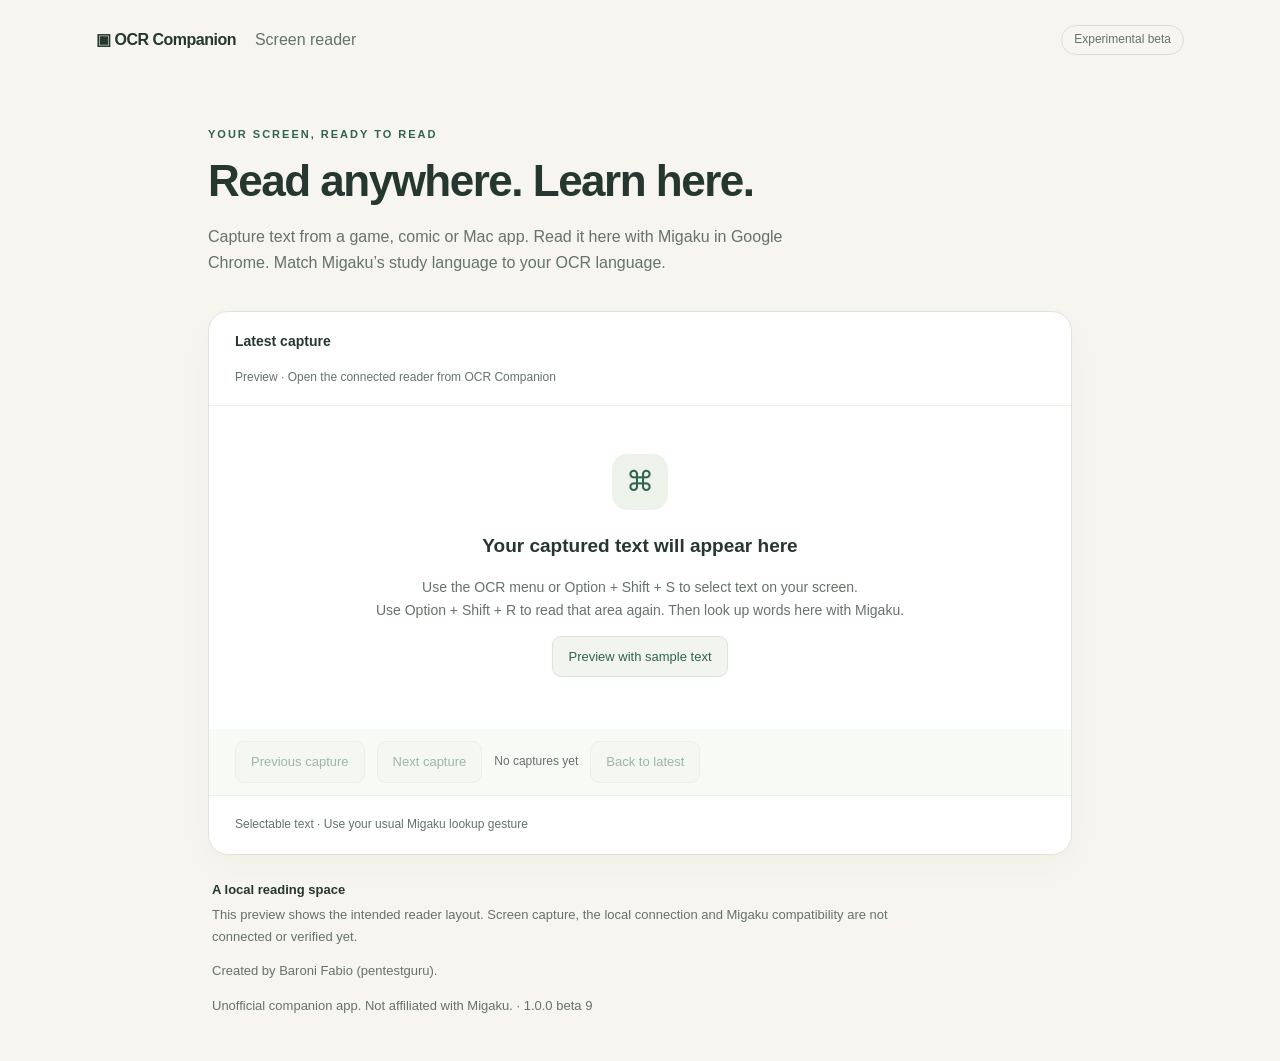
<file: 04-Source/reader/index.html>
<!doctype html>
<html lang="en"><meta charset="utf-8"><meta name="viewport" content="width=device-width,initial-scale=1"><title>OCR Companion for Migaku · Screen reader</title>
<link rel="stylesheet" href="reader.css">
<body><header><a class="brand" href="#">▣ OCR Companion <span>Screen reader</span></a><span class="badge">Experimental beta</span></header>
<main><div class="intro"><p class="eyebrow">YOUR SCREEN, READY TO READ</p><h1>Read anywhere. Learn here.</h1><p>Capture text from a game, comic or Mac app. Read it here with Migaku in Google Chrome. Match Migaku’s study language to your OCR language.</p></div>
<section class="reader" aria-labelledby="reader-title"><div class="toolbar"><h2 id="reader-title">Latest capture</h2><button id="pause" type="button" aria-pressed="false">Pause updates</button><span id="status" role="status">Waiting for text</span></div>
<div id="empty"><div class="symbol" aria-hidden="true">⌘</div><h3>Your captured text will appear here</h3><p>Use the OCR menu or Option + Shift + S to select text on your screen.<br>Use Option + Shift + R to read that area again. Then look up words here with Migaku.</p><button id="sample" type="button">Preview with sample text</button></div>
<nav class="history" aria-label="Capture history"><button id="previous" type="button" disabled>Previous capture</button><button id="next" type="button" disabled>Next capture</button><span id="capture-label">No captures yet</span><button id="latest" type="button" disabled>Back to latest</button></nav>
<article id="text" hidden aria-label="Recognized text"></article><footer><span>Selectable text · Use your usual Migaku lookup gesture</span><button id="clear" type="button" hidden>Clear history in this tab</button></footer></section>
<aside><strong>A local reading space</strong><p id="local-note">This preview shows the intended reader layout. Screen capture, the local connection and Migaku compatibility are not connected or verified yet.</p><p>Created by Baroni Fabio (pentestguru).</p><p>Unofficial companion app. Not affiliated with Migaku. · 1.0.0 beta 9</p></aside>
</main><script src="reader.js"></script></body></html>
</file>
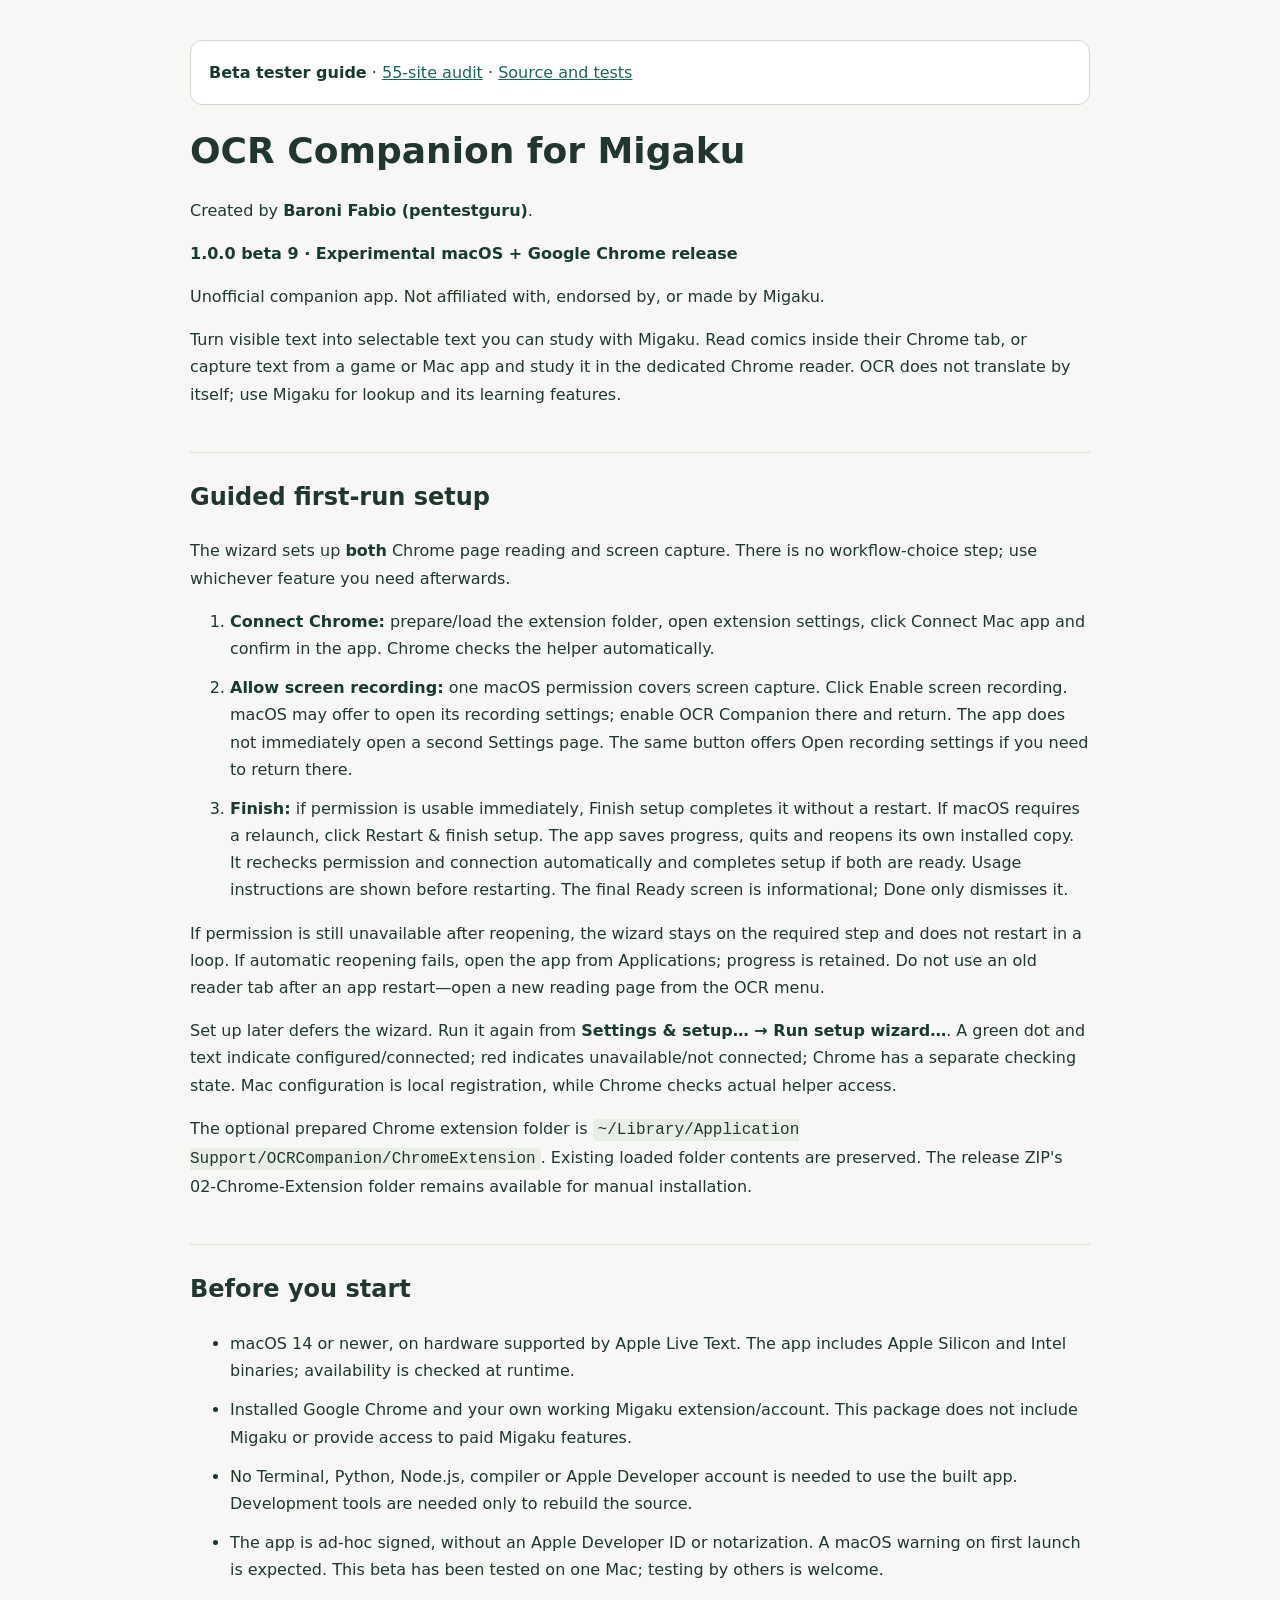
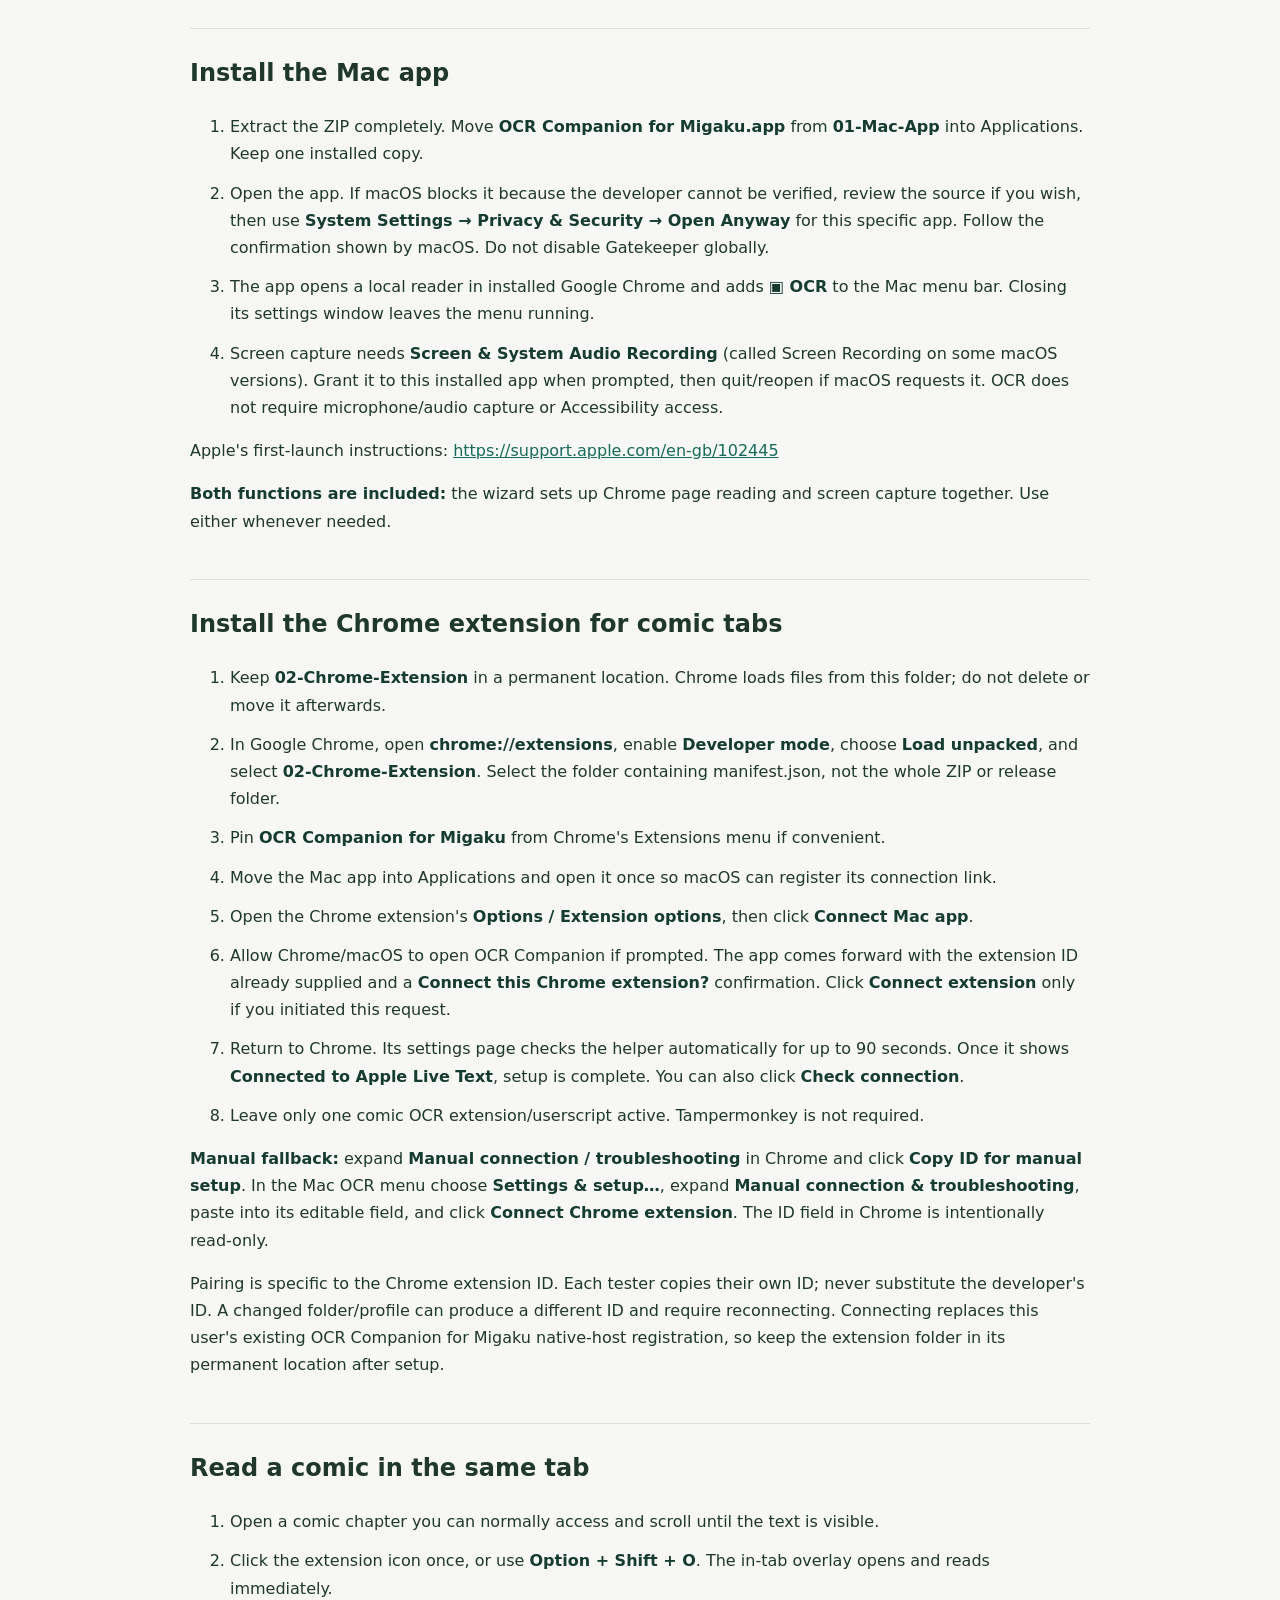
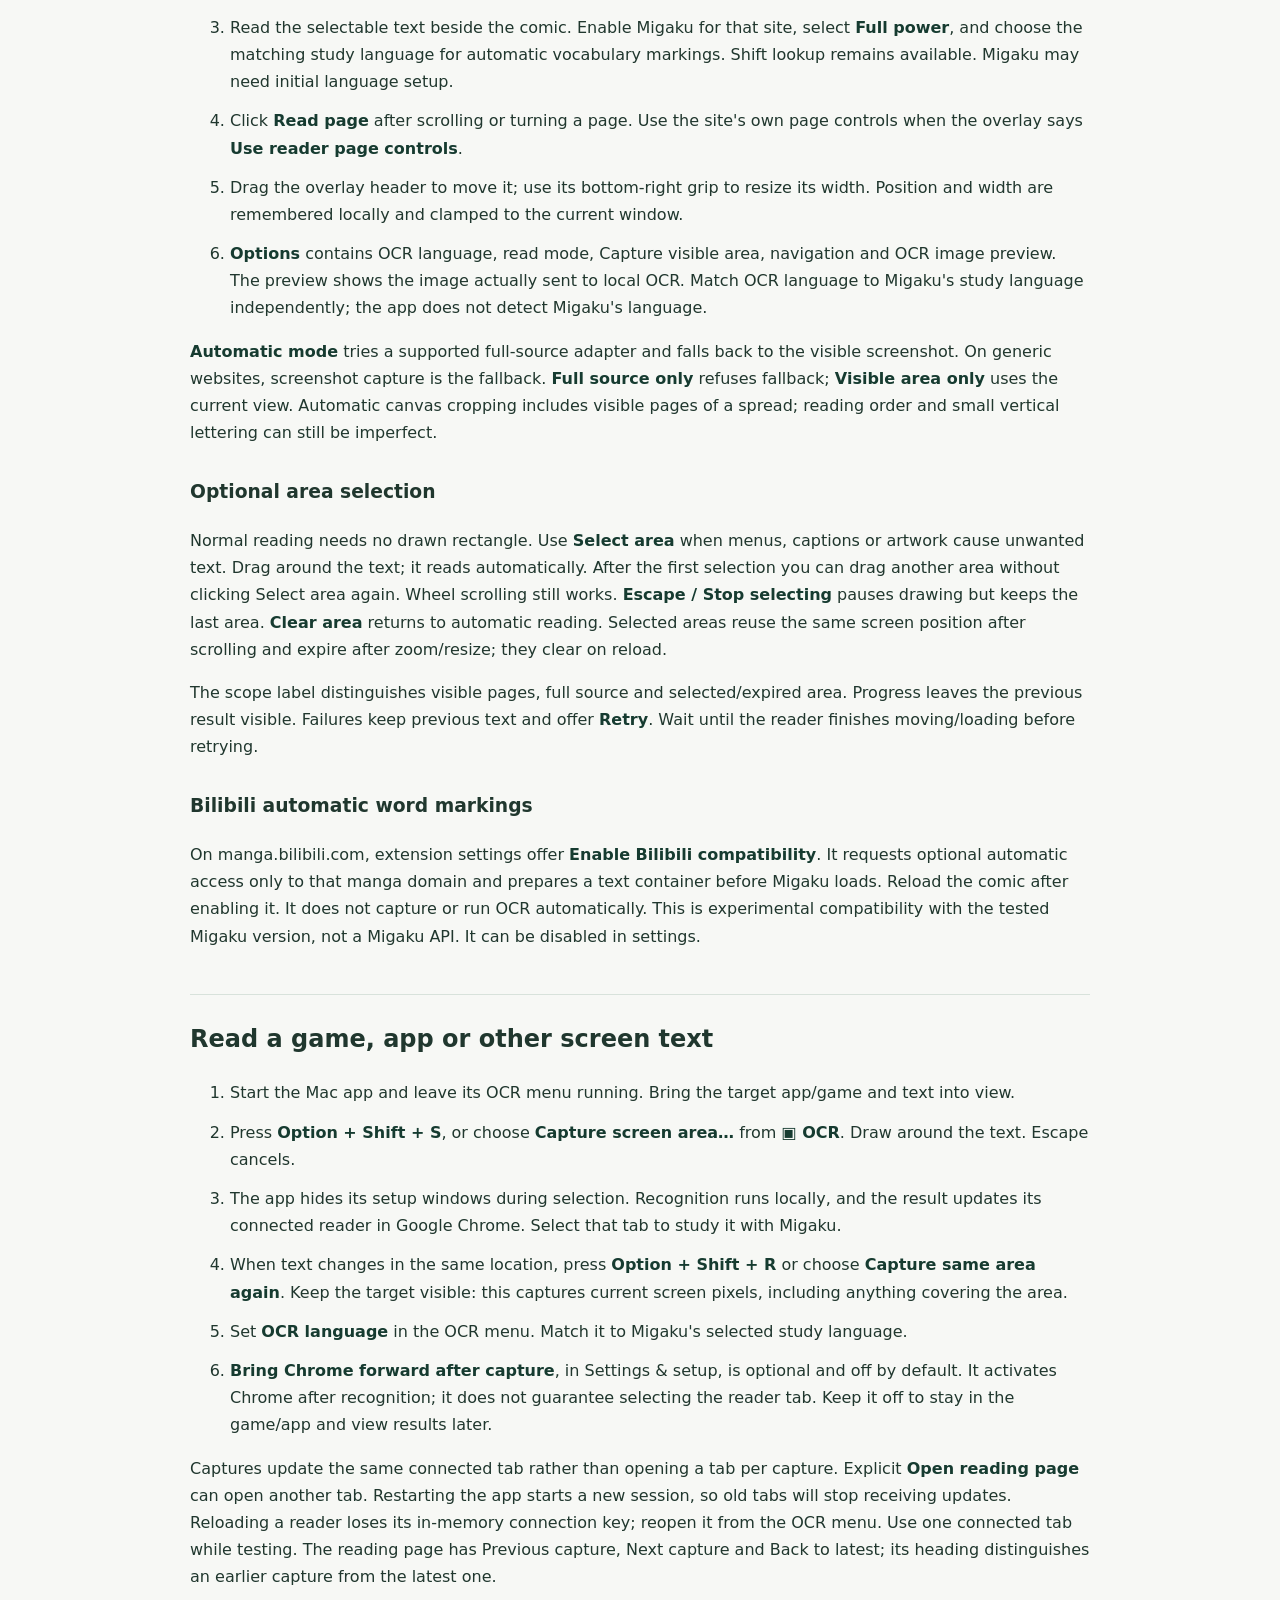
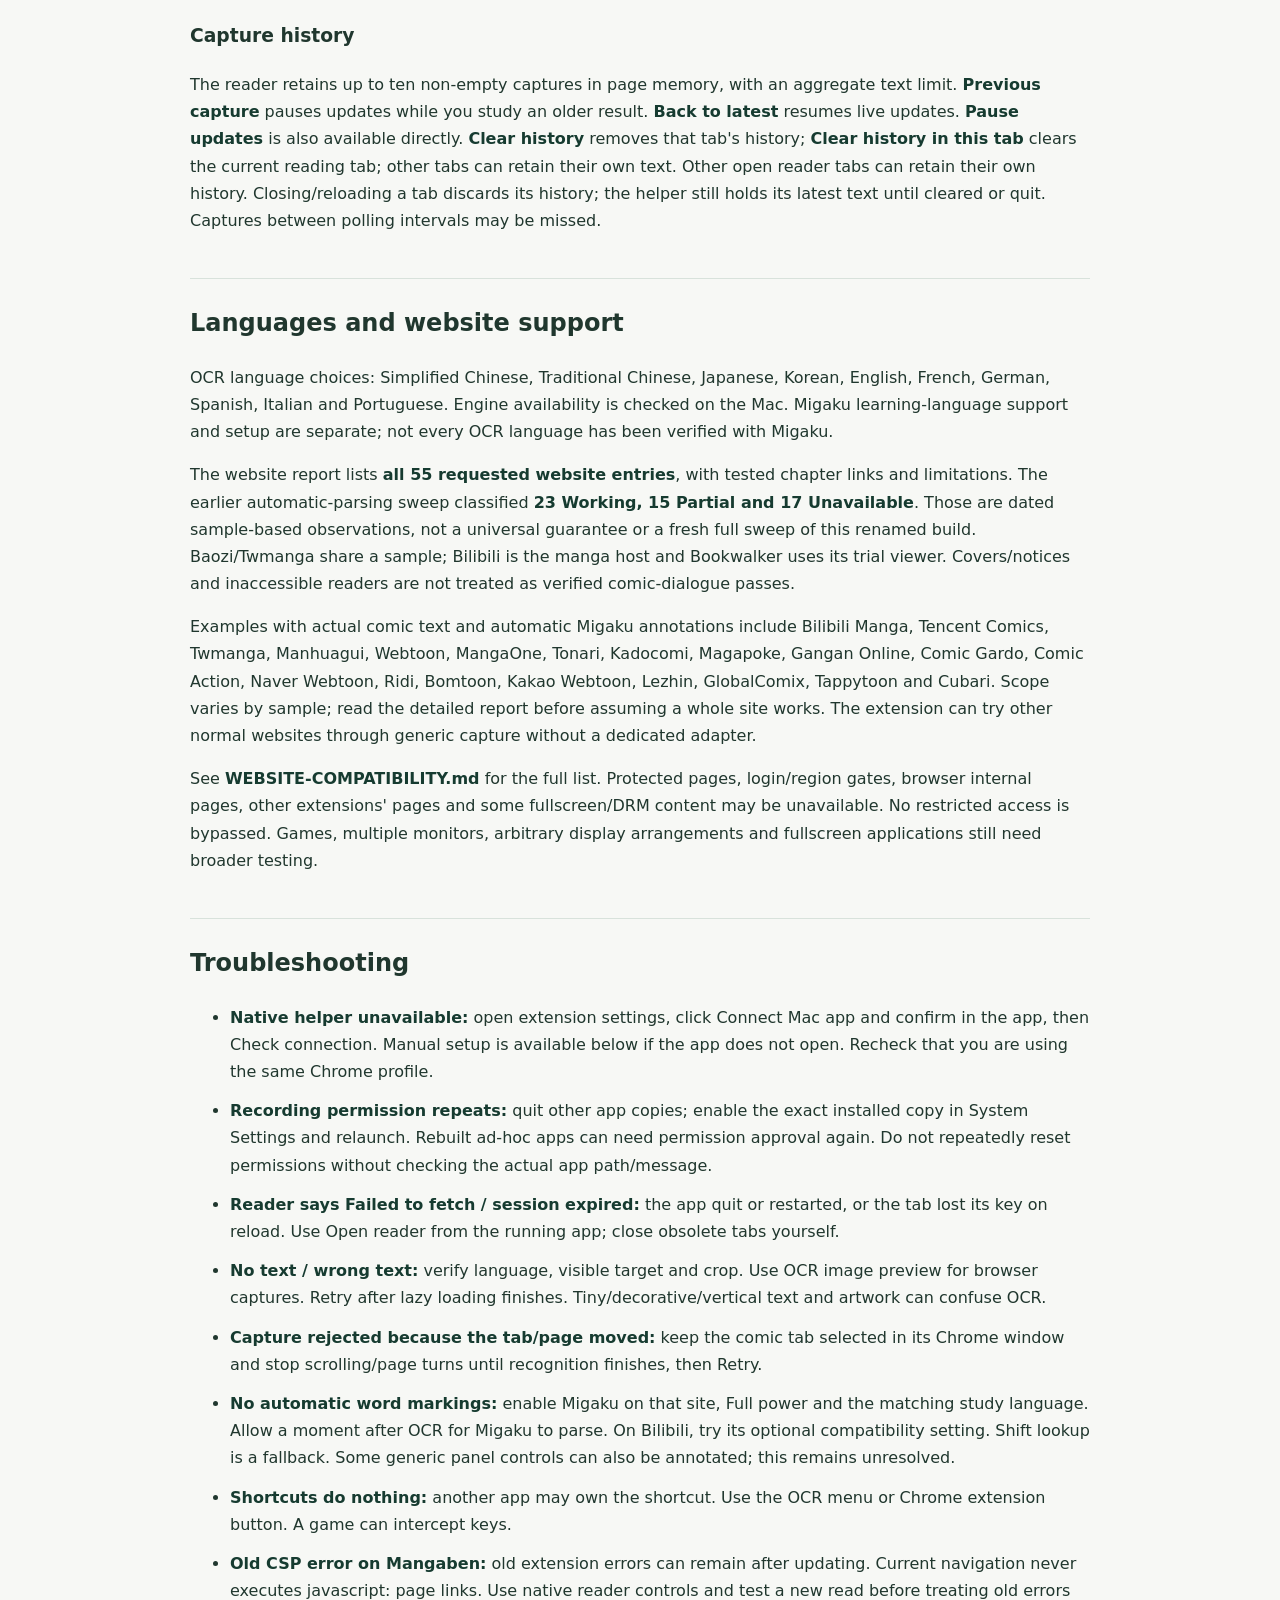
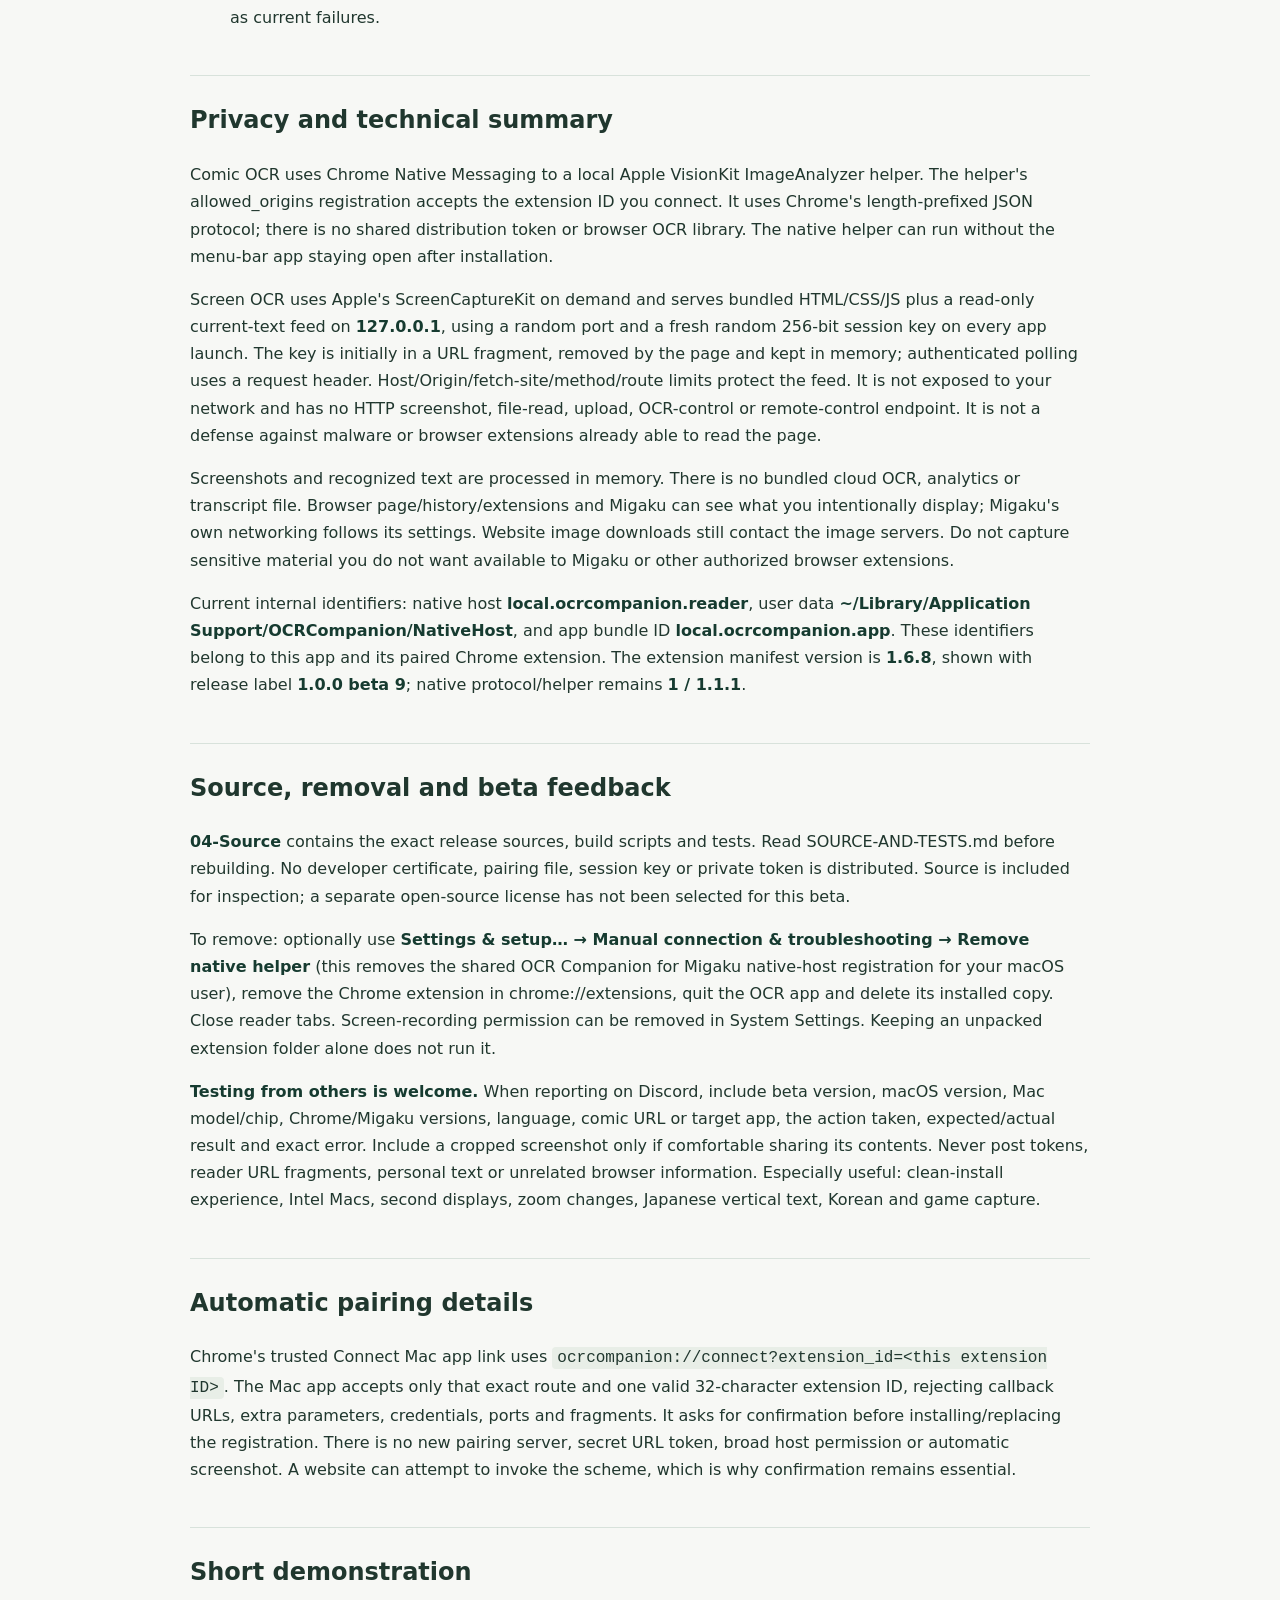
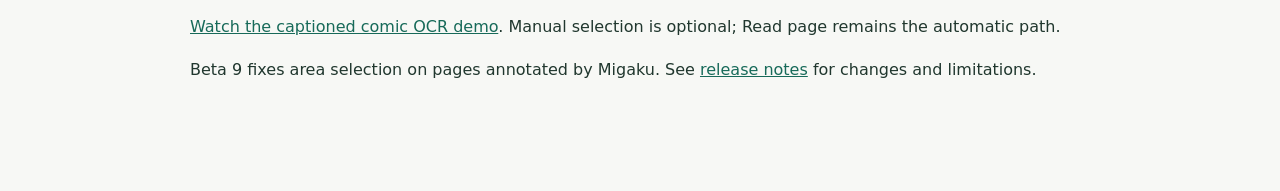
<file: START-HERE.html>
<!doctype html><html lang="en"><meta charset="utf-8"><meta name="viewport" content="width=device-width,initial-scale=1"><title>OCR Companion for Migaku · Guide</title><style>body{max-width:900px;margin:40px auto;padding:0 24px 60px;background:#f7f8f5;color:#20372e;font:16px/1.7 system-ui}h1{line-height:1.2;font-size:36px}h2{margin-top:44px;border-top:1px solid #d8e2db;padding-top:24px}h3{margin-top:30px}a{color:#176a59}li{margin:12px 0}code{background:#e8eee7;padding:2px 5px;border-radius:4px}nav{padding:18px;border:1px solid #ccdacf;border-radius:12px;background:white}strong{color:#163b30}</style><nav><strong>Beta tester guide</strong> · <a href="03-Guide/WEBSITE-COMPATIBILITY.md">55-site audit</a> · <a href="04-Source/SOURCE-AND-TESTS.md">Source and tests</a></nav><main><h1>OCR Companion for Migaku</h1><p>Created by <strong>Baroni Fabio (pentestguru)</strong>.</p><p><strong>1.0.0 beta 9 · Experimental macOS + Google Chrome release</strong></p><p>Unofficial companion app. Not affiliated with, endorsed by, or made by Migaku.</p><p>Turn visible text into selectable text you can study with Migaku. Read comics inside their Chrome tab, or capture text from a game or Mac app and study it in the dedicated Chrome reader. OCR does not translate by itself; use Migaku for lookup and its learning features.</p><h2>Guided first-run setup</h2><p>The wizard sets up <strong>both</strong> Chrome page reading and screen capture. There is no workflow-choice step; use whichever feature you need afterwards.</p><ol><li><strong>Connect Chrome:</strong> prepare/load the extension folder, open extension settings, click Connect Mac app and confirm in the app. Chrome checks the helper automatically.</li><li><strong>Allow screen recording:</strong> one macOS permission covers screen capture. Click Enable screen recording. macOS may offer to open its recording settings; enable OCR Companion there and return. The app does not immediately open a second Settings page. The same button offers Open recording settings if you need to return there.</li><li><strong>Finish:</strong> if permission is usable immediately, Finish setup completes it without a restart. If macOS requires a relaunch, click Restart &amp; finish setup. The app saves progress, quits and reopens its own installed copy. It rechecks permission and connection automatically and completes setup if both are ready. Usage instructions are shown before restarting. The final Ready screen is informational; Done only dismisses it.</li></ol><p>If permission is still unavailable after reopening, the wizard stays on the required step and does not restart in a loop. If automatic reopening fails, open the app from Applications; progress is retained. Do not use an old reader tab after an app restart—open a new reading page from the OCR menu.</p><p>Set up later defers the wizard. Run it again from <strong>Settings &amp; setup… → Run setup wizard…</strong>. A green dot and text indicate configured/connected; red indicates unavailable/not connected; Chrome has a separate checking state. Mac configuration is local registration, while Chrome checks actual helper access.</p><p>The optional prepared Chrome extension folder is <code>~/Library/Application Support/OCRCompanion/ChromeExtension</code>. Existing loaded folder contents are preserved. The release ZIP&#x27;s 02-Chrome-Extension folder remains available for manual installation.</p><h2>Before you start</h2><ul><li>macOS 14 or newer, on hardware supported by Apple Live Text. The app includes Apple Silicon and Intel binaries; availability is checked at runtime.</li><li>Installed Google Chrome and your own working Migaku extension/account. This package does not include Migaku or provide access to paid Migaku features.</li><li>No Terminal, Python, Node.js, compiler or Apple Developer account is needed to use the built app. Development tools are needed only to rebuild the source.</li><li>The app is ad-hoc signed, without an Apple Developer ID or notarization. A macOS warning on first launch is expected. This beta has been tested on one Mac; testing by others is welcome.</li></ul><h2>Install the Mac app</h2><ol><li>Extract the ZIP completely. Move <strong>OCR Companion for Migaku.app</strong> from <strong>01-Mac-App</strong> into Applications. Keep one installed copy.</li><li>Open the app. If macOS blocks it because the developer cannot be verified, review the source if you wish, then use <strong>System Settings → Privacy &amp; Security → Open Anyway</strong> for this specific app. Follow the confirmation shown by macOS. Do not disable Gatekeeper globally.</li><li>The app opens a local reader in installed Google Chrome and adds <strong>▣ OCR</strong> to the Mac menu bar. Closing its settings window leaves the menu running.</li><li>Screen capture needs <strong>Screen &amp; System Audio Recording</strong> (called Screen Recording on some macOS versions). Grant it to this installed app when prompted, then quit/reopen if macOS requests it. OCR does not require microphone/audio capture or Accessibility access.</li></ol><p>Apple&#x27;s first-launch instructions: <a href="https://support.apple.com/en-gb/102445">https://support.apple.com/en-gb/102445</a></p><p><strong>Both functions are included:</strong> the wizard sets up Chrome page reading and screen capture together. Use either whenever needed.</p><h2>Install the Chrome extension for comic tabs</h2><ol><li>Keep <strong>02-Chrome-Extension</strong> in a permanent location. Chrome loads files from this folder; do not delete or move it afterwards.</li><li>In Google Chrome, open <strong>chrome://extensions</strong>, enable <strong>Developer mode</strong>, choose <strong>Load unpacked</strong>, and select <strong>02-Chrome-Extension</strong>. Select the folder containing manifest.json, not the whole ZIP or release folder.</li><li>Pin <strong>OCR Companion for Migaku</strong> from Chrome&#x27;s Extensions menu if convenient.</li><li>Move the Mac app into Applications and open it once so macOS can register its connection link.</li><li>Open the Chrome extension&#x27;s <strong>Options / Extension options</strong>, then click <strong>Connect Mac app</strong>.</li><li>Allow Chrome/macOS to open OCR Companion if prompted. The app comes forward with the extension ID already supplied and a <strong>Connect this Chrome extension?</strong> confirmation. Click <strong>Connect extension</strong> only if you initiated this request.</li><li>Return to Chrome. Its settings page checks the helper automatically for up to 90 seconds. Once it shows <strong>Connected to Apple Live Text</strong>, setup is complete. You can also click <strong>Check connection</strong>.</li><li>Leave only one comic OCR extension/userscript active. Tampermonkey is not required.</li></ol><p><strong>Manual fallback:</strong> expand <strong>Manual connection / troubleshooting</strong> in Chrome and click <strong>Copy ID for manual setup</strong>. In the Mac OCR menu choose <strong>Settings &amp; setup…</strong>, expand <strong>Manual connection &amp; troubleshooting</strong>, paste into its editable field, and click <strong>Connect Chrome extension</strong>. The ID field in Chrome is intentionally read-only.</p><p>Pairing is specific to the Chrome extension ID. Each tester copies their own ID; never substitute the developer&#x27;s ID. A changed folder/profile can produce a different ID and require reconnecting. Connecting replaces this user&#x27;s existing OCR Companion for Migaku native-host registration, so keep the extension folder in its permanent location after setup.</p><h2>Read a comic in the same tab</h2><ol><li>Open a comic chapter you can normally access and scroll until the text is visible.</li><li>Click the extension icon once, or use <strong>Option + Shift + O</strong>. The in-tab overlay opens and reads immediately.</li><li>Read the selectable text beside the comic. Enable Migaku for that site, select <strong>Full power</strong>, and choose the matching study language for automatic vocabulary markings. Shift lookup remains available. Migaku may need initial language setup.</li><li>Click <strong>Read page</strong> after scrolling or turning a page. Use the site&#x27;s own page controls when the overlay says <strong>Use reader page controls</strong>.</li><li>Drag the overlay header to move it; use its bottom-right grip to resize its width. Position and width are remembered locally and clamped to the current window.</li><li><strong>Options</strong> contains OCR language, read mode, Capture visible area, navigation and OCR image preview. The preview shows the image actually sent to local OCR. Match OCR language to Migaku&#x27;s study language independently; the app does not detect Migaku&#x27;s language.</li></ol><p><strong>Automatic mode</strong> tries a supported full-source adapter and falls back to the visible screenshot. On generic websites, screenshot capture is the fallback. <strong>Full source only</strong> refuses fallback; <strong>Visible area only</strong> uses the current view. Automatic canvas cropping includes visible pages of a spread; reading order and small vertical lettering can still be imperfect.</p><h3>Optional area selection</h3><p>Normal reading needs no drawn rectangle. Use <strong>Select area</strong> when menus, captions or artwork cause unwanted text. Drag around the text; it reads automatically. After the first selection you can drag another area without clicking Select area again. Wheel scrolling still works. <strong>Escape / Stop selecting</strong> pauses drawing but keeps the last area. <strong>Clear area</strong> returns to automatic reading. Selected areas reuse the same screen position after scrolling and expire after zoom/resize; they clear on reload.</p><p>The scope label distinguishes visible pages, full source and selected/expired area. Progress leaves the previous result visible. Failures keep previous text and offer <strong>Retry</strong>. Wait until the reader finishes moving/loading before retrying.</p><h3>Bilibili automatic word markings</h3><p>On manga.bilibili.com, extension settings offer <strong>Enable Bilibili compatibility</strong>. It requests optional automatic access only to that manga domain and prepares a text container before Migaku loads. Reload the comic after enabling it. It does not capture or run OCR automatically. This is experimental compatibility with the tested Migaku version, not a Migaku API. It can be disabled in settings.</p><h2>Read a game, app or other screen text</h2><ol><li>Start the Mac app and leave its OCR menu running. Bring the target app/game and text into view.</li><li>Press <strong>Option + Shift + S</strong>, or choose <strong>Capture screen area…</strong> from <strong>▣ OCR</strong>. Draw around the text. Escape cancels.</li><li>The app hides its setup windows during selection. Recognition runs locally, and the result updates its connected reader in Google Chrome. Select that tab to study it with Migaku.</li><li>When text changes in the same location, press <strong>Option + Shift + R</strong> or choose <strong>Capture same area again</strong>. Keep the target visible: this captures current screen pixels, including anything covering the area.</li><li>Set <strong>OCR language</strong> in the OCR menu. Match it to Migaku&#x27;s selected study language.</li><li><strong>Bring Chrome forward after capture</strong>, in Settings &amp; setup, is optional and off by default. It activates Chrome after recognition; it does not guarantee selecting the reader tab. Keep it off to stay in the game/app and view results later.</li></ol><p>Captures update the same connected tab rather than opening a tab per capture. Explicit <strong>Open reading page</strong> can open another tab. Restarting the app starts a new session, so old tabs will stop receiving updates. Reloading a reader loses its in-memory connection key; reopen it from the OCR menu. Use one connected tab while testing. The reading page has Previous capture, Next capture and Back to latest; its heading distinguishes an earlier capture from the latest one.</p><h3>Capture history</h3><p>The reader retains up to ten non-empty captures in page memory, with an aggregate text limit. <strong>Previous capture</strong> pauses updates while you study an older result. <strong>Back to latest</strong> resumes live updates. <strong>Pause updates</strong> is also available directly. <strong>Clear history</strong> removes that tab&#x27;s history; <strong>Clear history in this tab</strong> clears the current reading tab; other tabs can retain their own text. Other open reader tabs can retain their own history. Closing/reloading a tab discards its history; the helper still holds its latest text until cleared or quit. Captures between polling intervals may be missed.</p><h2>Languages and website support</h2><p>OCR language choices: Simplified Chinese, Traditional Chinese, Japanese, Korean, English, French, German, Spanish, Italian and Portuguese. Engine availability is checked on the Mac. Migaku learning-language support and setup are separate; not every OCR language has been verified with Migaku.</p><p>The website report lists <strong>all 55 requested website entries</strong>, with tested chapter links and limitations. The earlier automatic-parsing sweep classified <strong>23 Working, 15 Partial and 17 Unavailable</strong>. Those are dated sample-based observations, not a universal guarantee or a fresh full sweep of this renamed build. Baozi/Twmanga share a sample; Bilibili is the manga host and Bookwalker uses its trial viewer. Covers/notices and inaccessible readers are not treated as verified comic-dialogue passes.</p><p>Examples with actual comic text and automatic Migaku annotations include Bilibili Manga, Tencent Comics, Twmanga, Manhuagui, Webtoon, MangaOne, Tonari, Kadocomi, Magapoke, Gangan Online, Comic Gardo, Comic Action, Naver Webtoon, Ridi, Bomtoon, Kakao Webtoon, Lezhin, GlobalComix, Tappytoon and Cubari. Scope varies by sample; read the detailed report before assuming a whole site works. The extension can try other normal websites through generic capture without a dedicated adapter.</p><p>See <strong>WEBSITE-COMPATIBILITY.md</strong> for the full list. Protected pages, login/region gates, browser internal pages, other extensions&#x27; pages and some fullscreen/DRM content may be unavailable. No restricted access is bypassed. Games, multiple monitors, arbitrary display arrangements and fullscreen applications still need broader testing.</p><h2>Troubleshooting</h2><ul><li><strong>Native helper unavailable:</strong> open extension settings, click Connect Mac app and confirm in the app, then Check connection. Manual setup is available below if the app does not open. Recheck that you are using the same Chrome profile.</li><li><strong>Recording permission repeats:</strong> quit other app copies; enable the exact installed copy in System Settings and relaunch. Rebuilt ad-hoc apps can need permission approval again. Do not repeatedly reset permissions without checking the actual app path/message.</li><li><strong>Reader says Failed to fetch / session expired:</strong> the app quit or restarted, or the tab lost its key on reload. Use Open reader from the running app; close obsolete tabs yourself.</li><li><strong>No text / wrong text:</strong> verify language, visible target and crop. Use OCR image preview for browser captures. Retry after lazy loading finishes. Tiny/decorative/vertical text and artwork can confuse OCR.</li><li><strong>Capture rejected because the tab/page moved:</strong> keep the comic tab selected in its Chrome window and stop scrolling/page turns until recognition finishes, then Retry.</li><li><strong>No automatic word markings:</strong> enable Migaku on that site, Full power and the matching study language. Allow a moment after OCR for Migaku to parse. On Bilibili, try its optional compatibility setting. Shift lookup is a fallback. Some generic panel controls can also be annotated; this remains unresolved.</li><li><strong>Shortcuts do nothing:</strong> another app may own the shortcut. Use the OCR menu or Chrome extension button. A game can intercept keys.</li><li><strong>Old CSP error on Mangaben:</strong> old extension errors can remain after updating. Current navigation never executes javascript: page links. Use native reader controls and test a new read before treating old errors as current failures.</li></ul><h2>Privacy and technical summary</h2><p>Comic OCR uses Chrome Native Messaging to a local Apple VisionKit ImageAnalyzer helper. The helper&#x27;s allowed_origins registration accepts the extension ID you connect. It uses Chrome&#x27;s length-prefixed JSON protocol; there is no shared distribution token or browser OCR library. The native helper can run without the menu-bar app staying open after installation.</p><p>Screen OCR uses Apple&#x27;s ScreenCaptureKit on demand and serves bundled HTML/CSS/JS plus a read-only current-text feed on <strong>127.0.0.1</strong>, using a random port and a fresh random 256-bit session key on every app launch. The key is initially in a URL fragment, removed by the page and kept in memory; authenticated polling uses a request header. Host/Origin/fetch-site/method/route limits protect the feed. It is not exposed to your network and has no HTTP screenshot, file-read, upload, OCR-control or remote-control endpoint. It is not a defense against malware or browser extensions already able to read the page.</p><p>Screenshots and recognized text are processed in memory. There is no bundled cloud OCR, analytics or transcript file. Browser page/history/extensions and Migaku can see what you intentionally display; Migaku&#x27;s own networking follows its settings. Website image downloads still contact the image servers. Do not capture sensitive material you do not want available to Migaku or other authorized browser extensions.</p><p>Current internal identifiers: native host <strong>local.ocrcompanion.reader</strong>, user data <strong>~/Library/Application Support/OCRCompanion/NativeHost</strong>, and app bundle ID <strong>local.ocrcompanion.app</strong>. These identifiers belong to this app and its paired Chrome extension. The extension manifest version is <strong>1.6.8</strong>, shown with release label <strong>1.0.0 beta 9</strong>; native protocol/helper remains <strong>1 / 1.1.1</strong>.</p><h2>Source, removal and beta feedback</h2><p><strong>04-Source</strong> contains the exact release sources, build scripts and tests. Read SOURCE-AND-TESTS.md before rebuilding. No developer certificate, pairing file, session key or private token is distributed. Source is included for inspection; a separate open-source license has not been selected for this beta.</p><p>To remove: optionally use <strong>Settings &amp; setup… → Manual connection &amp; troubleshooting → Remove native helper</strong> (this removes the shared OCR Companion for Migaku native-host registration for your macOS user), remove the Chrome extension in chrome://extensions, quit the OCR app and delete its installed copy. Close reader tabs. Screen-recording permission can be removed in System Settings. Keeping an unpacked extension folder alone does not run it.</p><p><strong>Testing from others is welcome.</strong> When reporting on Discord, include beta version, macOS version, Mac model/chip, Chrome/Migaku versions, language, comic URL or target app, the action taken, expected/actual result and exact error. Include a cropped screenshot only if comfortable sharing its contents. Never post tokens, reader URL fragments, personal text or unrelated browser information. Especially useful: clean-install experience, Intel Macs, second displays, zoom changes, Japanese vertical text, Korean and game capture.</p><h2>Automatic pairing details</h2><p>Chrome&#x27;s trusted Connect Mac app link uses <code>ocrcompanion://connect?extension_id=&lt;this extension ID&gt;</code>. The Mac app accepts only that exact route and one valid 32-character extension ID, rejecting callback URLs, extra parameters, credentials, ports and fragments. It asks for confirmation before installing/replacing the registration. There is no new pairing server, secret URL token, broad host permission or automatic screenshot. A website can attempt to invoke the scheme, which is why confirmation remains essential.</p><h2>Short demonstration</h2><p><a href="05-Demo/OCR-Companion-for-Migaku-demo.mp4">Watch the captioned comic OCR demo</a>. Manual selection is optional; Read page remains the automatic path.</p><p>Beta 9 fixes area selection on pages annotated by Migaku. See <a href="03-Guide/RELEASE-NOTES.md">release notes</a> for changes and limitations.</p></main></html>
</file>
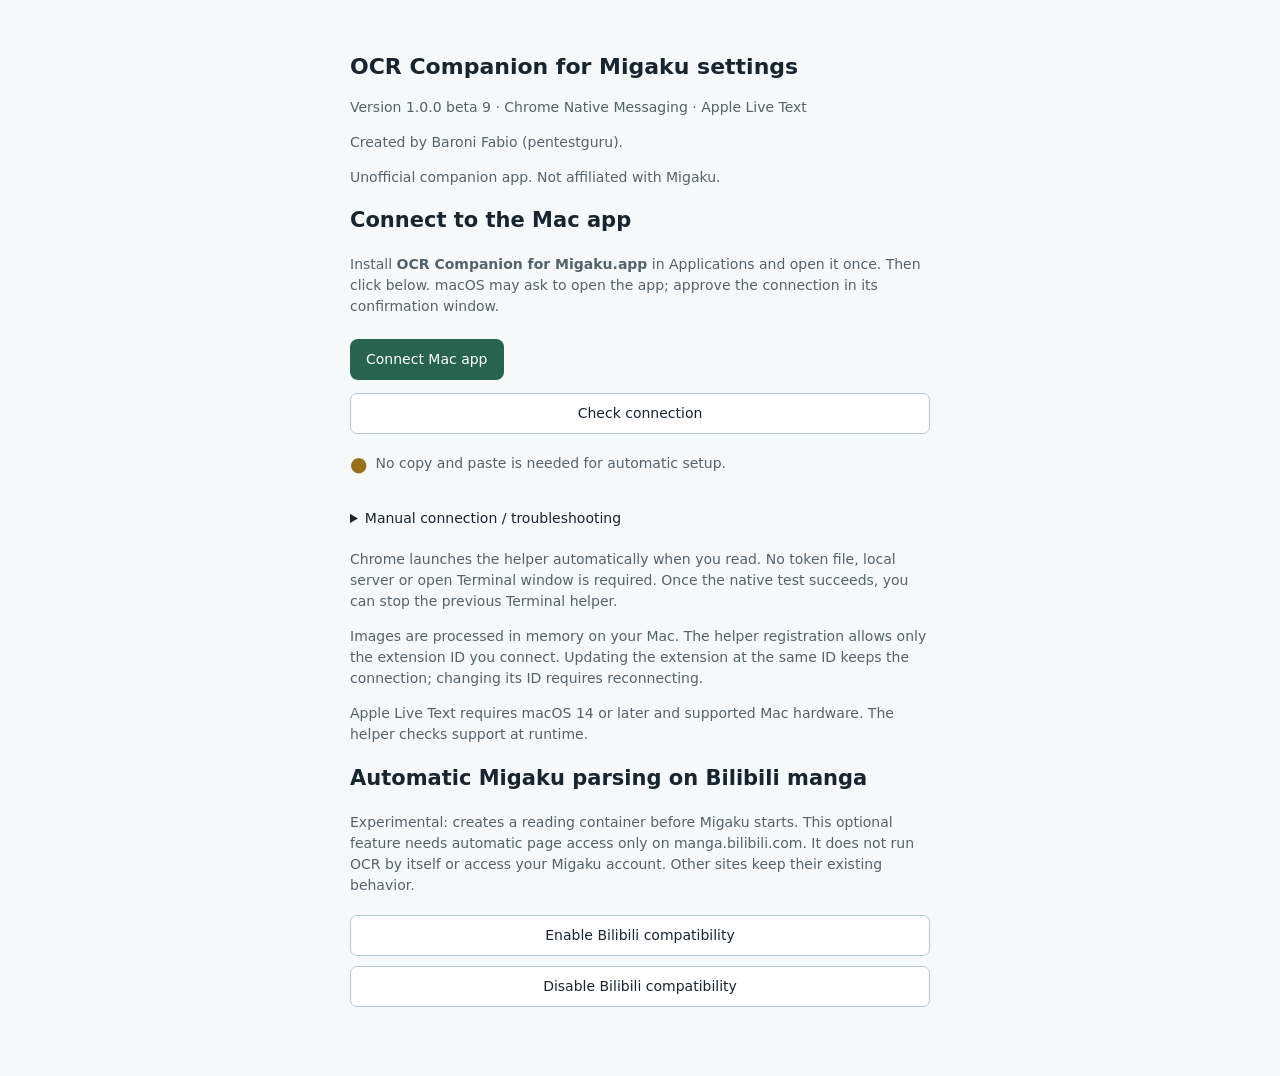
<file: 02-Chrome-Extension/options.html>
<!doctype html><html lang="en"><meta charset="utf-8"><title>OCR Companion for Migaku settings</title><link rel="stylesheet" href="ui.css"><body class="settings"><h1>OCR Companion for Migaku settings</h1><p>Version 1.0.0 beta 9 · Chrome Native Messaging · Apple Live Text</p>
<p>Created by Baroni Fabio (pentestguru).</p><p>Unofficial companion app. Not affiliated with Migaku.</p><h2>Connect to the Mac app</h2><p>Install <strong>OCR Companion for Migaku.app</strong> in Applications and open it once. Then click below. macOS may ask to open the app; approve the connection in its confirmation window.</p>
<a id="connect-app" class="primary" href="#">Connect Mac app</a><button id="test">Check connection</button><span id="connection-indicator" class="connection-state checking" aria-hidden="true">●</span><p id="status" role="status">No copy and paste is needed for automatic setup.</p>
<details><summary>Manual connection / troubleshooting</summary><p>If the app does not open, move it into Applications and launch it once. Open <strong>Settings &amp; setup…</strong> from the Mac app’s OCR menu, expand <strong>Manual connection &amp; troubleshooting</strong>, paste the ID below into that window and click Connect Chrome extension.</p><label for="extension-id">This extension’s ID — read-only; paste it into the separate Mac app</label><input id="extension-id" readonly aria-label="This extension’s ID (read-only)"><button id="copy">Copy ID for manual setup</button><button id="reconnect">Reconnect or change extension</button></details>
<p>Chrome launches the helper automatically when you read. No token file, local server or open Terminal window is required. Once the native test succeeds, you can stop the previous Terminal helper.</p><p>Images are processed in memory on your Mac. The helper registration allows only the extension ID you connect. Updating the extension at the same ID keeps the connection; changing its ID requires reconnecting.</p><p>Apple Live Text requires macOS 14 or later and supported Mac hardware. The helper checks support at runtime.</p><h2>Automatic Migaku parsing on Bilibili manga</h2><p>Experimental: creates a reading container before Migaku starts. This optional feature needs automatic page access only on manga.bilibili.com. It does not run OCR by itself or access your Migaku account. Other sites keep their existing behavior.</p><button id="enable-bilibili">Enable Bilibili compatibility</button><button id="disable-bilibili">Disable Bilibili compatibility</button><p id="compat-status" role="status"></p><script src="options.js"></script></body></html>
</file>
<file: 04-Source/reader/reader.css>
:root{color-scheme:light;--ink:#25372f;--muted:#65736a;--accent:#32634e}*{box-sizing:border-box}body{margin:0;background:#f6f5ef;color:var(--ink);font:16px/1.65 ui-sans-serif,-apple-system,BlinkMacSystemFont,"Segoe UI",sans-serif}header{max-width:1160px;margin:auto;padding:25px 36px;display:flex;justify-content:space-between;align-items:center;gap:16px}.brand{font-weight:750;text-decoration:none;color:inherit;letter-spacing:-.5px}.brand span{font-weight:400;letter-spacing:0;margin-left:15px;color:var(--muted)}.badge{font-size:12px;border:1px solid #d9dfd5;border-radius:30px;padding:4px 12px;color:var(--muted)}main{max-width:920px;margin:45px auto;padding:0 28px}.intro{margin-bottom:34px}.eyebrow{font-size:11px;letter-spacing:2px;font-weight:750;color:var(--accent)}h1{font-size:clamp(30px,5vw,44px);line-height:1.2;letter-spacing:-1.5px;margin:12px 0 16px}.intro>p:last-child{color:var(--muted);max-width:620px}.reader{background:#fff;border:1px solid #dfe4da;border-radius:20px;box-shadow:0 12px 35px #25372f07;overflow:hidden}.toolbar,footer{display:flex;align-items:center;justify-content:space-between;gap:15px;padding:18px 26px}.toolbar{border-bottom:1px solid #edf0e9}h2{font-size:14px;margin:0}#status{font-size:12px;color:var(--muted)}#empty{text-align:center;padding:48px 24px 52px}.symbol{display:inline-grid;place-items:center;background:#edf3eb;border-radius:15px;width:56px;height:56px;font-size:28px;color:var(--accent)}h3{font-size:19px;margin:20px 0 8px}#empty p{color:var(--muted);font-size:14px}button{font:inherit;font-size:13px;border:1px solid #dce4d8;border-radius:9px;padding:9px 15px;background:#f1f5ee;color:var(--accent);cursor:pointer}button:hover{background:#e5eddf}button:focus-visible{outline:3px solid #82a58e;outline-offset:3px}footer{border-top:1px solid #edf0e9;font-size:12px;color:var(--muted);min-height:59px}#text{padding:30px 36px;font-size:26px;line-height:2;white-space:pre-wrap;overflow-wrap:anywhere;min-height:250px}aside{margin:24px 4px;color:var(--muted);font-size:13px}aside strong{color:var(--ink);font-weight:600}aside p{margin-top:4px;max-width:720px}[hidden]{display:none!important}@media(max-width:600px){header{padding:20px}.brand span{display:block;margin-left:0;font-size:12px}.badge{font-size:10px}main{margin-top:25px;padding:0 18px}.toolbar,footer{padding:15px 18px}footer{align-items:flex-start}#text{padding:24px;font-size:23px}}

#text{white-space:normal}#text p{margin:0 0 1em}#text p:last-child{margin-bottom:0}.toolbar{flex-wrap:wrap}.toolbar h2{margin-right:auto}#status{flex-basis:100%}

.history{display:flex;align-items:center;gap:12px;flex-wrap:wrap;padding:12px 26px;background:#f8faf6;font-size:12px;color:var(--muted)}button:disabled{opacity:.45;cursor:default}
</file>
<file: 02-Chrome-Extension/ui.css>
*{box-sizing:border-box}body{font:14px/1.5 system-ui;color:#172531;background:#f6f9fa;margin:0;padding:20px}body.popup{width:320px}body.settings{max-width:620px;margin:30px auto}h1{font-size:22px;margin:0 0 6px}small,p{color:#53636c}label{display:block;font-weight:600;margin-top:14px}select,input,button{font:inherit;border:1px solid #b6c9d0;border-radius:7px;padding:9px;width:100%;margin:5px 0;background:#fff;color:#172531}button{cursor:pointer}.primary{background:#176d83;color:white;border-color:#176d83}button:disabled{opacity:.55;cursor:wait}#status{white-space:pre-wrap;overflow-wrap:anywhere;min-height:20px}code{overflow-wrap:anywhere}a{color:#176d83}

a.primary{display:inline-block;padding:10px 16px;border-radius:8px;background:#28634f;color:white;text-decoration:none;margin:8px 8px 8px 0}details{margin:20px 0}summary{cursor:pointer}

.connection-state{display:inline-block;font-size:20px;margin-right:8px;vertical-align:middle}.connection-state.connected{color:#188343}.connection-state.disconnected{color:#c52b35}.connection-state.checking{color:#98701b}#status{display:inline-block;vertical-align:middle;max-width:90%}
</file>
